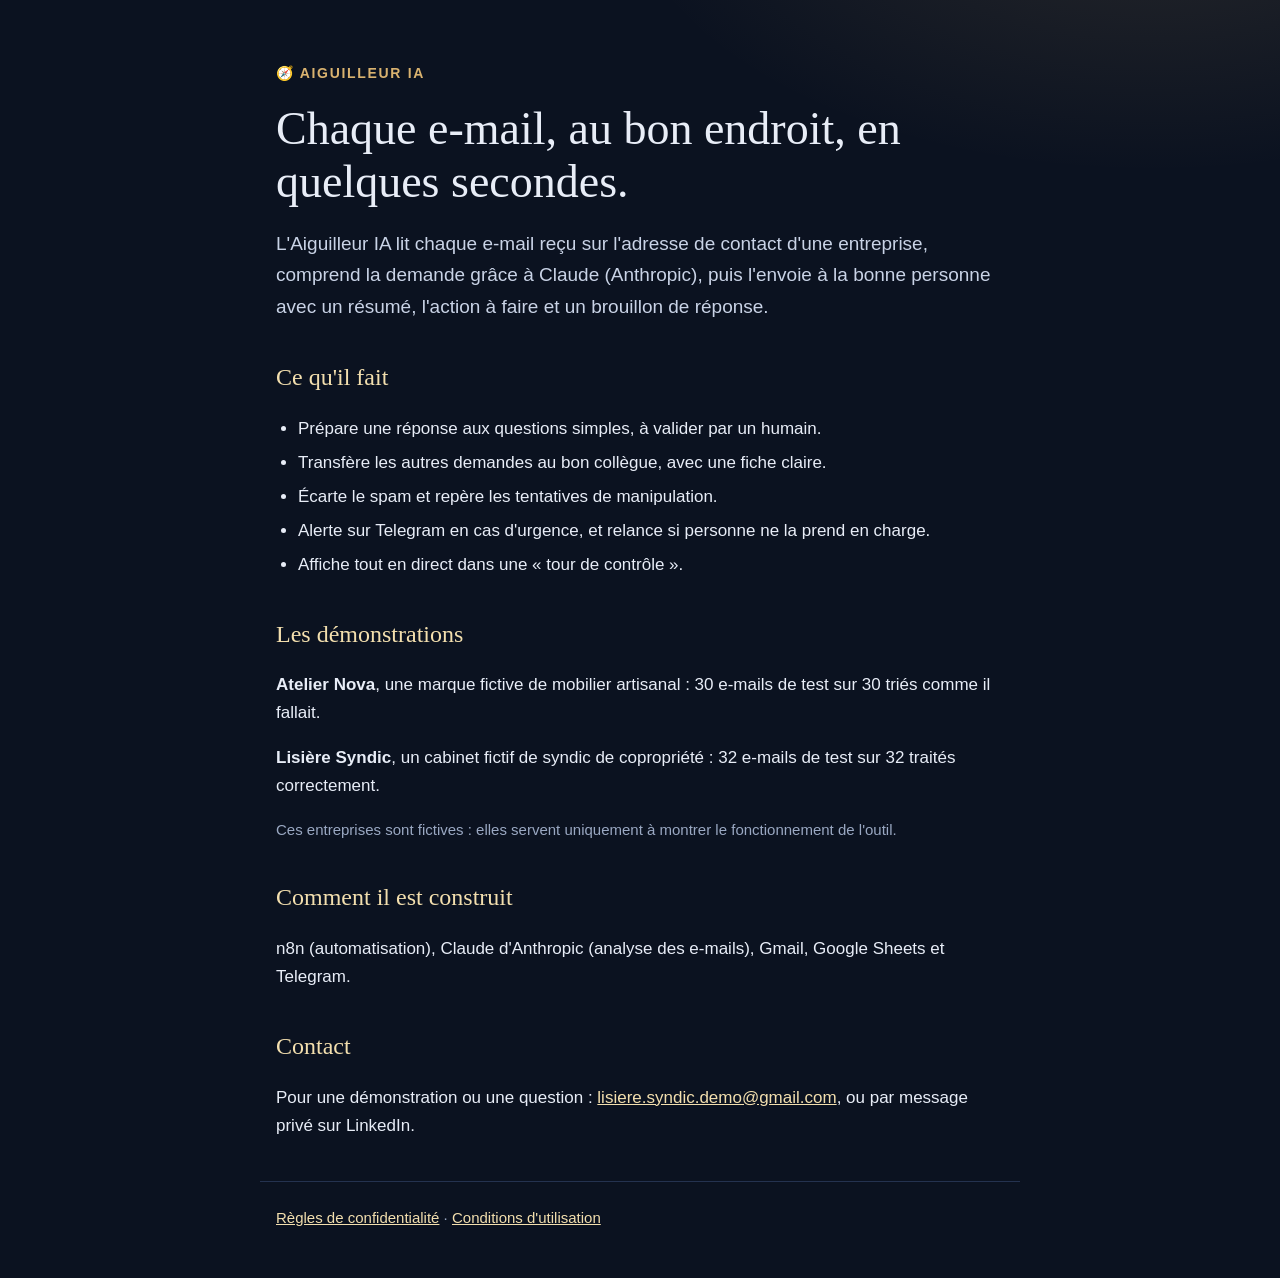
<file: index.html>
<!doctype html>
<html lang="fr">
<head>
<meta charset="utf-8">
<meta name="viewport" content="width=device-width, initial-scale=1">
<title>Aiguilleur IA</title>
<meta name="description" content="Aiguilleur IA : un assistant qui trie les e-mails d'une entreprise avec l'IA et les envoie à la bonne personne.">
<link rel="stylesheet" href="style.css">
</head>
<body>
<main>
  <p class="marque">🧭 Aiguilleur IA</p>
  <h1>Chaque e-mail, au bon endroit, en quelques secondes.</h1>
  <p class="intro">L'Aiguilleur IA lit chaque e-mail reçu sur l'adresse de contact d'une entreprise, comprend la demande grâce à Claude (Anthropic), puis l'envoie à la bonne personne avec un résumé, l'action à faire et un brouillon de réponse.</p>

  <h2>Ce qu'il fait</h2>
  <ul>
    <li>Prépare une réponse aux questions simples, à valider par un humain.</li>
    <li>Transfère les autres demandes au bon collègue, avec une fiche claire.</li>
    <li>Écarte le spam et repère les tentatives de manipulation.</li>
    <li>Alerte sur Telegram en cas d'urgence, et relance si personne ne la prend en charge.</li>
    <li>Affiche tout en direct dans une « tour de contrôle ».</li>
  </ul>

  <h2>Les démonstrations</h2>
  <p><b>Atelier Nova</b>, une marque fictive de mobilier artisanal : 30 e-mails de test sur 30 triés comme il fallait.</p>
  <p><b>Lisière Syndic</b>, un cabinet fictif de syndic de copropriété : 32 e-mails de test sur 32 traités correctement.</p>
  <p class="note">Ces entreprises sont fictives : elles servent uniquement à montrer le fonctionnement de l'outil.</p>

  <h2>Comment il est construit</h2>
  <p>n8n (automatisation), Claude d'Anthropic (analyse des e-mails), Gmail, Google Sheets et Telegram.</p>

  <h2>Contact</h2>
  <p>Pour une démonstration ou une question : <a href="mailto:lisiere.syndic.demo@gmail.com">lisiere.syndic.demo@gmail.com</a>, ou par message privé sur LinkedIn.</p>
</main>
<footer><a href="confidentialite.html">Règles de confidentialité</a> · <a href="conditions.html">Conditions d'utilisation</a></footer>
</body>
</html>
</file>
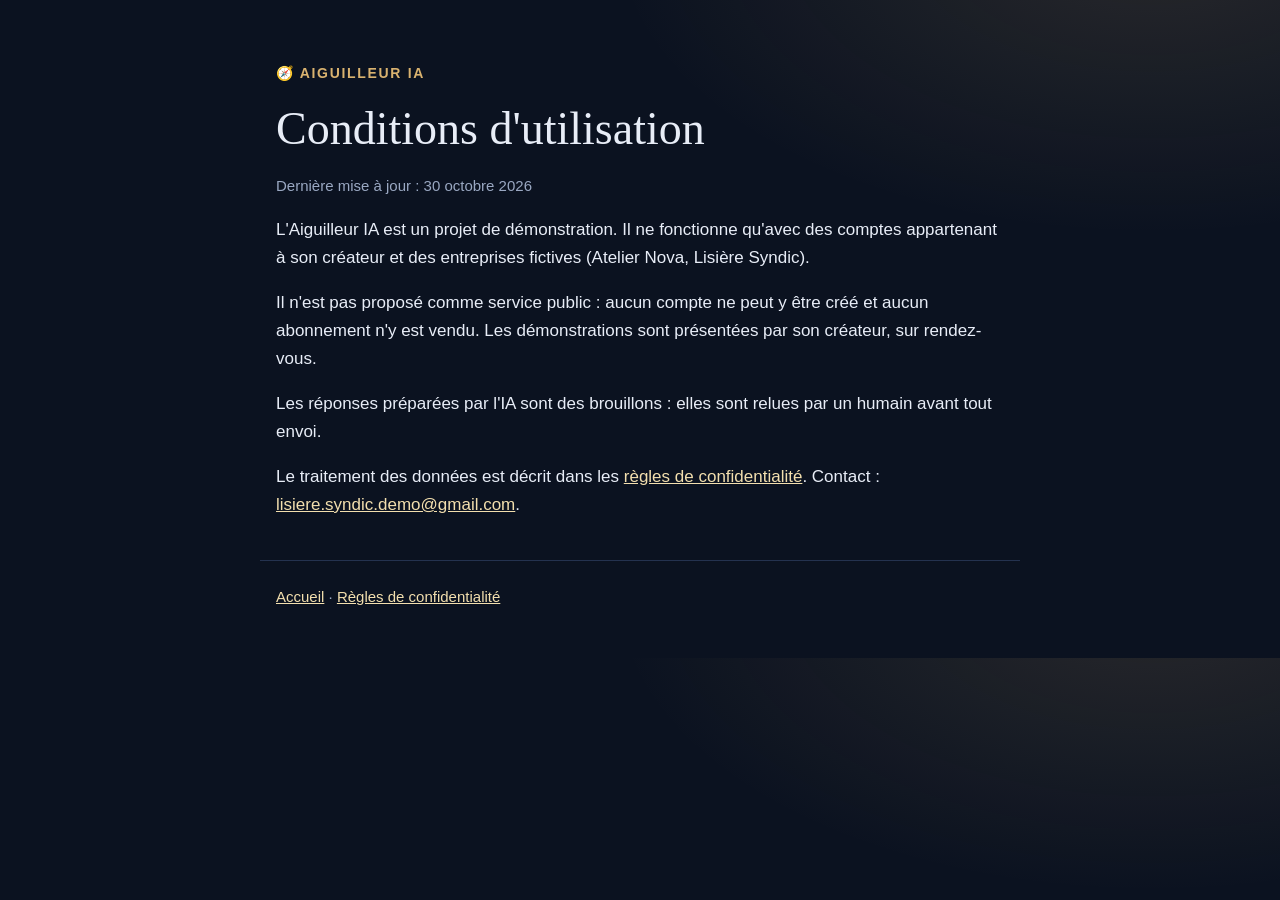
<file: conditions.html>
<!doctype html>
<html lang="fr">
<head>
<meta charset="utf-8">
<meta name="viewport" content="width=device-width, initial-scale=1">
<title>Conditions d'utilisation · Aiguilleur IA</title>
<link rel="stylesheet" href="style.css">
</head>
<body>
<main>
  <p class="marque"><a href="./">🧭 Aiguilleur IA</a></p>
  <h1>Conditions d'utilisation</h1>
  <p class="note">Dernière mise à jour : 30 octobre 2026</p>
  <p>L'Aiguilleur IA est un projet de démonstration. Il ne fonctionne qu'avec des comptes appartenant à son créateur et des entreprises fictives (Atelier Nova, Lisière Syndic).</p>
  <p>Il n'est pas proposé comme service public : aucun compte ne peut y être créé et aucun abonnement n'y est vendu. Les démonstrations sont présentées par son créateur, sur rendez-vous.</p>
  <p>Les réponses préparées par l'IA sont des brouillons : elles sont relues par un humain avant tout envoi.</p>
  <p>Le traitement des données est décrit dans les <a href="confidentialite.html">règles de confidentialité</a>. Contact : <a href="mailto:lisiere.syndic.demo@gmail.com">lisiere.syndic.demo@gmail.com</a>.</p>
</main>
<footer><a href="./">Accueil</a> · <a href="confidentialite.html">Règles de confidentialité</a></footer>
</body>
</html>
</file>
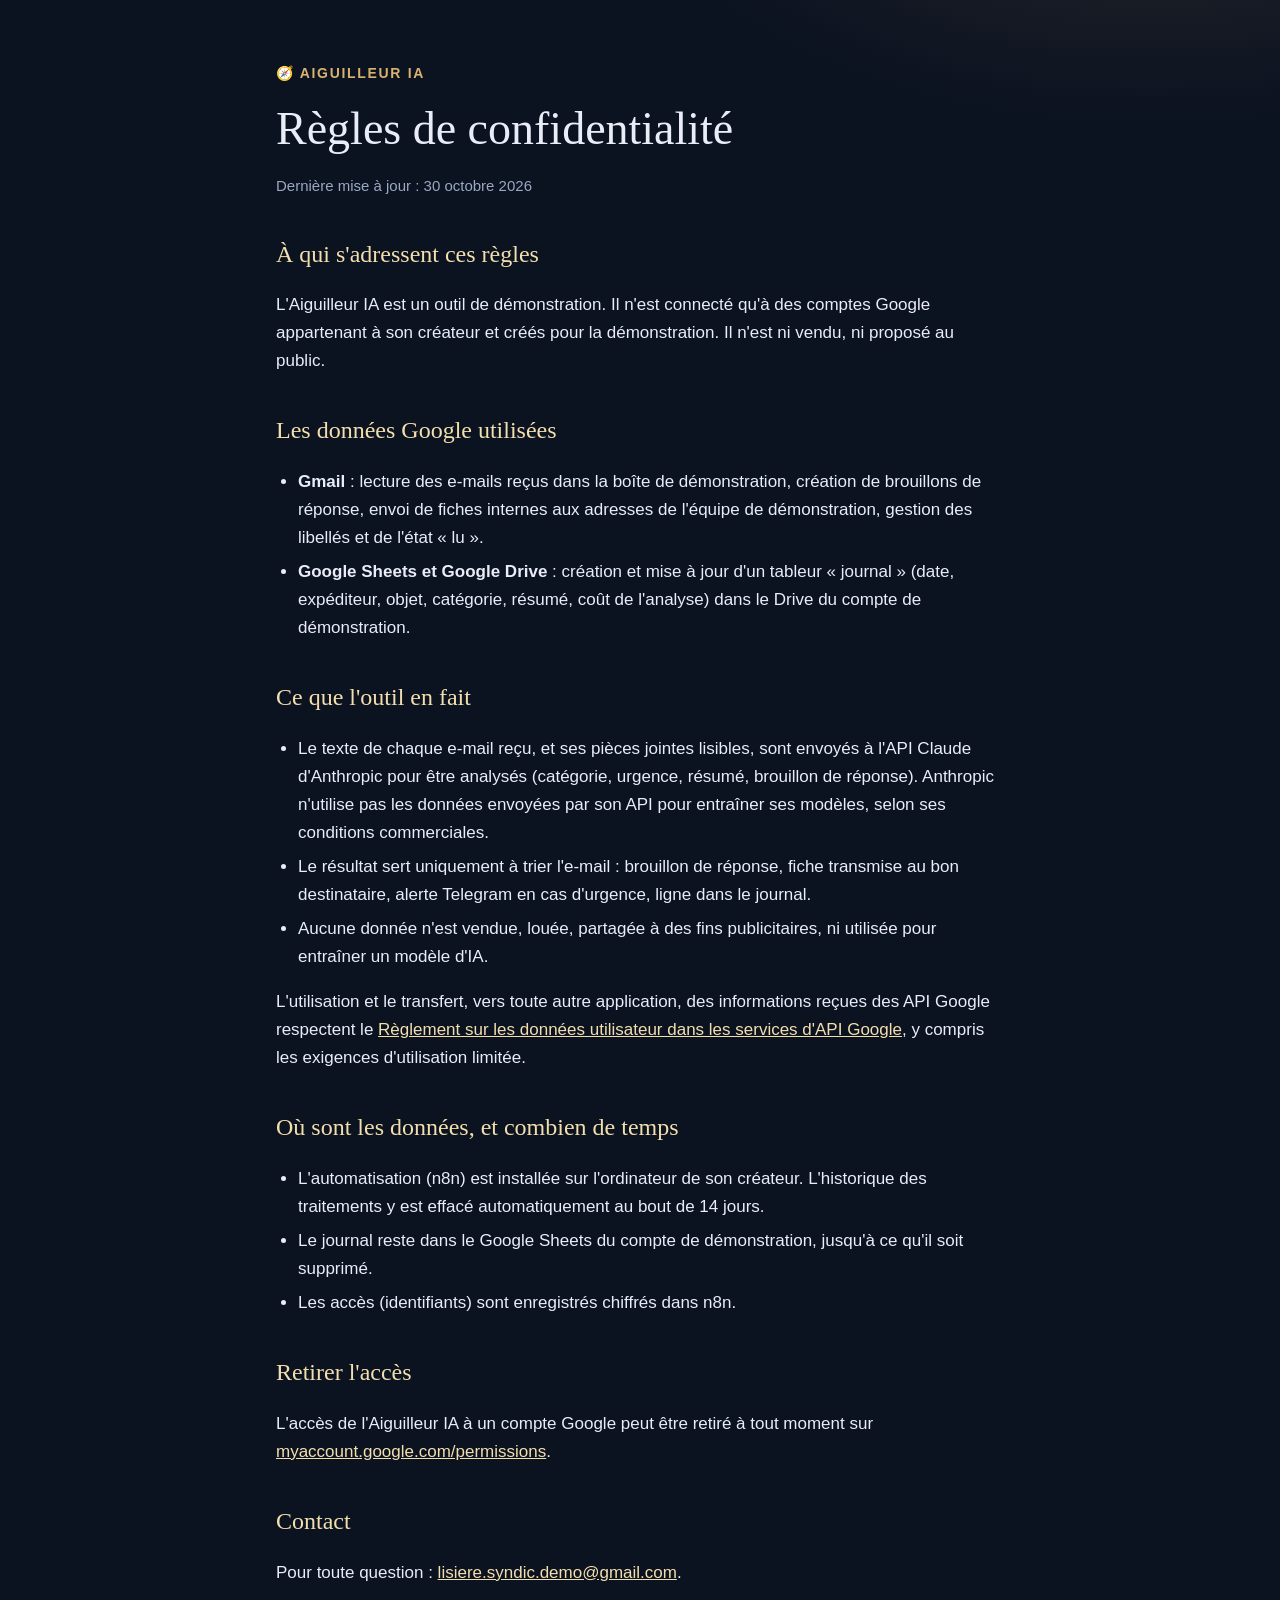
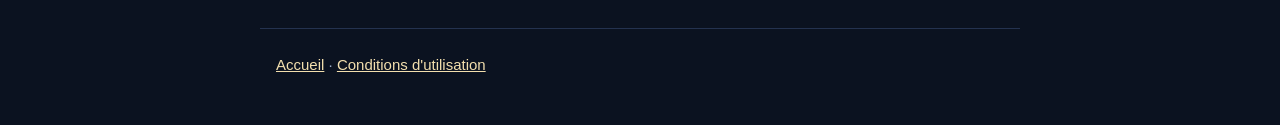
<file: confidentialite.html>
<!doctype html>
<html lang="fr">
<head>
<meta charset="utf-8">
<meta name="viewport" content="width=device-width, initial-scale=1">
<title>Règles de confidentialité · Aiguilleur IA</title>
<link rel="stylesheet" href="style.css">
</head>
<body>
<main>
  <p class="marque"><a href="./">🧭 Aiguilleur IA</a></p>
  <h1>Règles de confidentialité</h1>
  <p class="note">Dernière mise à jour : 30 octobre 2026</p>

  <h2>À qui s'adressent ces règles</h2>
  <p>L'Aiguilleur IA est un outil de démonstration. Il n'est connecté qu'à des comptes Google appartenant à son créateur et créés pour la démonstration. Il n'est ni vendu, ni proposé au public.</p>

  <h2>Les données Google utilisées</h2>
  <ul>
    <li><b>Gmail</b> : lecture des e-mails reçus dans la boîte de démonstration, création de brouillons de réponse, envoi de fiches internes aux adresses de l'équipe de démonstration, gestion des libellés et de l'état « lu ».</li>
    <li><b>Google Sheets et Google Drive</b> : création et mise à jour d'un tableur « journal » (date, expéditeur, objet, catégorie, résumé, coût de l'analyse) dans le Drive du compte de démonstration.</li>
  </ul>

  <h2>Ce que l'outil en fait</h2>
  <ul>
    <li>Le texte de chaque e-mail reçu, et ses pièces jointes lisibles, sont envoyés à l'API Claude d'Anthropic pour être analysés (catégorie, urgence, résumé, brouillon de réponse). Anthropic n'utilise pas les données envoyées par son API pour entraîner ses modèles, selon ses conditions commerciales.</li>
    <li>Le résultat sert uniquement à trier l'e-mail : brouillon de réponse, fiche transmise au bon destinataire, alerte Telegram en cas d'urgence, ligne dans le journal.</li>
    <li>Aucune donnée n'est vendue, louée, partagée à des fins publicitaires, ni utilisée pour entraîner un modèle d'IA.</li>
  </ul>
  <p>L'utilisation et le transfert, vers toute autre application, des informations reçues des API Google respectent le <a href="https://developers.google.com/terms/api-services-user-data-policy">Règlement sur les données utilisateur dans les services d'API Google</a>, y compris les exigences d'utilisation limitée.</p>

  <h2>Où sont les données, et combien de temps</h2>
  <ul>
    <li>L'automatisation (n8n) est installée sur l'ordinateur de son créateur. L'historique des traitements y est effacé automatiquement au bout de 14 jours.</li>
    <li>Le journal reste dans le Google Sheets du compte de démonstration, jusqu'à ce qu'il soit supprimé.</li>
    <li>Les accès (identifiants) sont enregistrés chiffrés dans n8n.</li>
  </ul>

  <h2>Retirer l'accès</h2>
  <p>L'accès de l'Aiguilleur IA à un compte Google peut être retiré à tout moment sur <a href="https://myaccount.google.com/permissions">myaccount.google.com/permissions</a>.</p>

  <h2>Contact</h2>
  <p>Pour toute question : <a href="mailto:lisiere.syndic.demo@gmail.com">lisiere.syndic.demo@gmail.com</a>.</p>
</main>
<footer><a href="./">Accueil</a> · <a href="conditions.html">Conditions d'utilisation</a></footer>
</body>
</html>
</file>
<file: style.css>
:root { --fond: #0B1220; --texte: #E8EDF7; --doux: #9AA8C2; --or: #D9B26F; --or2: #F3DFAE; }
* { box-sizing: border-box; }
body { margin: 0; background: radial-gradient(900px 500px at 90% -10%, rgba(217,178,111,.14), transparent 60%), var(--fond); color: var(--texte); font: 17px/1.65 -apple-system, "Segoe UI", Roboto, Helvetica, Arial, sans-serif; }
main { max-width: 760px; margin: 0 auto; padding: 48px 16px 24px; }
.marque { color: var(--or); font-weight: 700; letter-spacing: .12em; text-transform: uppercase; font-size: 14px; }
.marque a { color: inherit; text-decoration: none; }
h1 { font-family: Georgia, serif; font-weight: 400; font-size: clamp(30px, 6vw, 46px); line-height: 1.15; margin: 18px 0; }
h2 { color: var(--or2); font-family: Georgia, serif; font-weight: 400; font-size: 24px; margin: 36px 0 8px; }
.intro { font-size: 19px; color: #C9D3E6; }
.note { color: var(--doux); font-size: 15px; }
ul { padding-left: 22px; }
li { margin: 6px 0; }
a { color: var(--or2); }
footer { max-width: 760px; margin: 0 auto; padding: 24px 16px 48px; color: var(--doux); font-size: 15px; border-top: 1px solid #24324F; }
</file>
